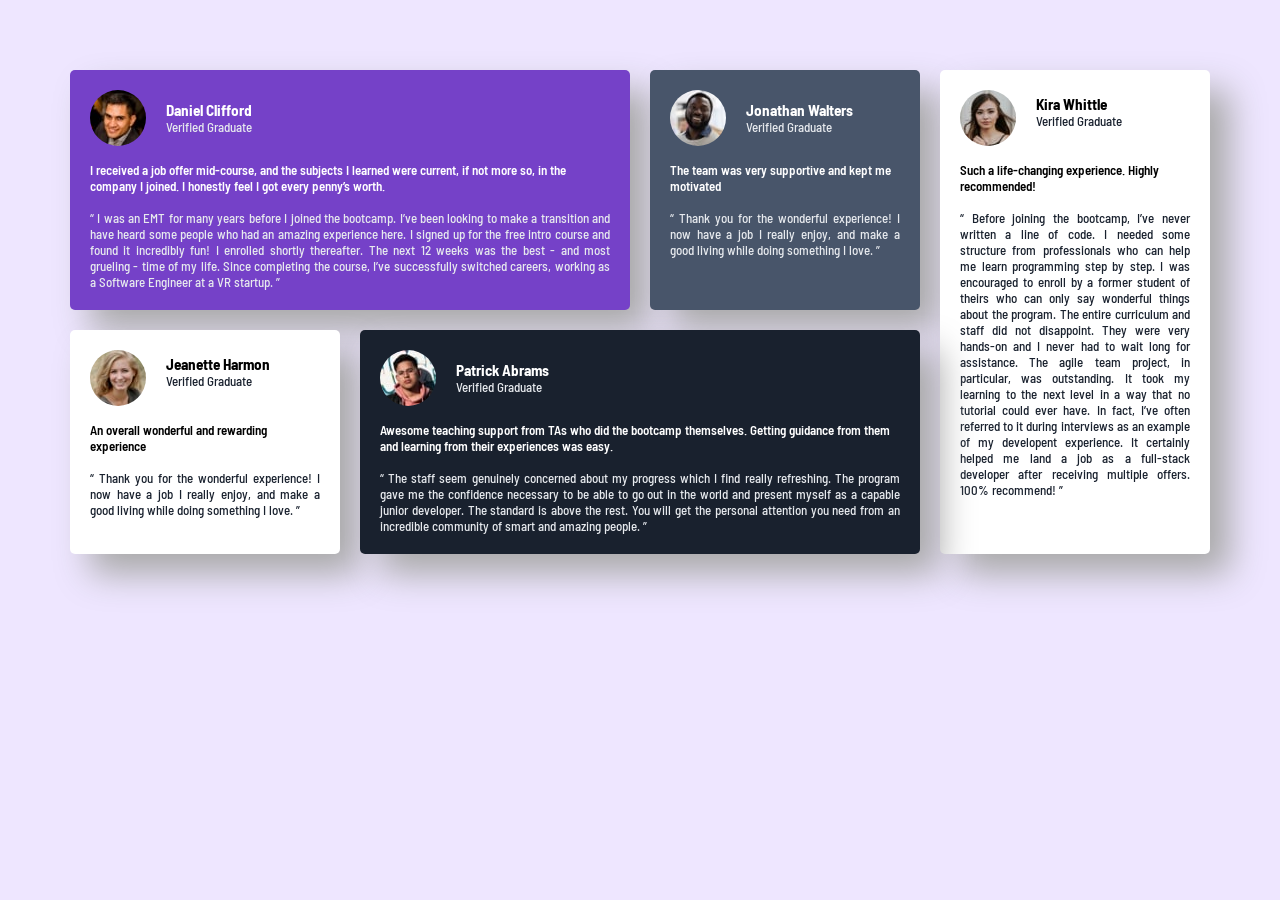
<file: index.html>
<!doctype html>
<html lang="en">
  <head>
    <meta charset="UTF-8" />
    <meta name="viewport" content="width=device-width, initial-scale=1.0" />
    <title>Main Project</title>
    <link rel="preconnect" href="https://fonts.googleapis.com" />
    <link rel="preconnect" href="https://fonts.gstatic.com" crossorigin />
    <link rel="icon" type="image/png" sizes="16x16" href="images/favicon-32x32.png"/>
    <link
      href="https://fonts.googleapis.com/css2?family=Barlow+Semi+Condensed:ital,wght@0,100;0,200;0,300;0,400;0,500;0,600;0,700;0,800;0,900;1,100;1,200;1,300;1,400;1,500;1,600;1,700;1,800;1,900&family=Merriweather:ital,opsz,wght@0,18..144,300..900;1,18..144,300..900&display=swap"
      rel="stylesheet"
    />
    <link rel="stylesheet" href="main.css" />
  </head>
  <body>
    <!-- Daniel -->
    <div class="daniel">
      <div class="profile">
        <img src="images/image-daniel.jpg" alt="profil" />
        <div>
          <h3>Daniel Clifford</h3>
          <p class="quote">Verified Graduate</p>
        </div>
      </div>
      <br />
      <div>
        I received a job offer mid-course, and the subjects I learned were
        current, if not more so, in the company I joined. I honestly feel I got
        every penny’s worth.
      </div>
      <br />
      <div class="quote">
        “ I was an EMT for many years before I joined the bootcamp. I’ve been
        looking to make a transition and have heard some people who had an
        amazing experience here. I signed up for the free intro course and found
        it incredibly fun! I enrolled shortly thereafter. The next 12 weeks was
        the best - and most grueling - time of my life. Since completing the
        course, I’ve successfully switched careers, working as a Software
        Engineer at a VR startup. ”
      </div>
    </div>
    <!-- Jonathan -->
    <div class="jonathan">
      <div class="profile">
        <img src="images/image-jonathan.jpg" alt="profil" />
        <div>
          <h3>Jonathan Walters</h3>
          <p class="quote">Verified Graduate</p>
        </div>
      </div>
      <br />
      <div>The team was very supportive and kept me motivated</div>
      <br />
      <div class="quote">
        “ Thank you for the wonderful experience! I now have a job I really
        enjoy, and make a good living while doing something I love. ”
      </div>
    </div>
    <!-- Kira -->
    <div class="kira">
      <div class="profile">
        <img src="images/image-kira.jpg" alt="profil" />
        <div>
          <h3>Kira Whittle</h3>
          <p class="quoteb">Verified Graduate</p>
        </div>
      </div>
      <br />
      <div>Such a life-changing experience. Highly recommended!</div>
      <br />
      <div class="quoteb">
        “ Before joining the bootcamp, I’ve never written a line of code. I
        needed some structure from professionals who can help me learn
        programming step by step. I was encouraged to enroll by a former student
        of theirs who can only say wonderful things about the program. The
        entire curriculum and staff did not disappoint. They were very hands-on
        and I never had to wait long for assistance. The agile team project, in
        particular, was outstanding. It took my learning to the next level in a
        way that no tutorial could ever have. In fact, I’ve often referred to it
        during interviews as an example of my developent experience. It
        certainly helped me land a job as a full-stack developer after receiving
        multiple offers. 100% recommend! ”
      </div>
    </div>
    <!-- Jeanette -->
    <div class="jeanette">
      <div class="profile">
        <img src="images/image-jeanette.jpg" alt="profil" />
        <div>
          <h3>Jeanette Harmon</h3>
          <p class="quoteb">Verified Graduate</p>
        </div>
      </div>
      <br />
      <div>An overall wonderful and rewarding experience</div>
      <br />
      <div class="quoteb">
        “ Thank you for the wonderful experience! I now have a job I really
        enjoy, and make a good living while doing something I love. ”
      </div>
    </div>
    <!-- Patrick -->
    <div class="patrick">
      <div class="profile">
        <img src="images/image-patrick.jpg" alt="profil" />
        <div>
          <h3>Patrick Abrams</h3>
          <p class="quote">Verified Graduate</p>
        </div>
      </div>
      <br />
      <div>
        Awesome teaching support from TAs who did the bootcamp themselves.
        Getting guidance from them and learning from their experiences was easy.
      </div>
      <br />
      <div class="quote">
        “ The staff seem genuinely concerned about my progress which I find
        really refreshing. The program gave me the confidence necessary to be
        able to go out in the world and present myself as a capable junior
        developer. The standard is above the rest. You will get the personal
        attention you need from an incredible community of smart and amazing
        people. ”
      </div>
    </div>
  </body>
</html>
</file>
<file: main.css>
/* FONT */

body{
    font-family: "Barlow Semi Condensed", sans-serif;
    font-weight: 600;
    font-style: normal;
    font-size: 13px;
}

img{
    border-radius: 50%;
}

            /* MAIN CSS */

body{
    background-color: hsl(260, 100%, 95%);
    display: grid;
    align-content: center;
    justify-content: center;
    gap: 20px;
    margin: 70px;
    grid-auto-rows: auto;
    grid-template-columns: repeat(4, 1fr);
    margin-bottom: 0px;
}

body div{
    border-radius: 5px;
}

.quote{
    color: hsl(214, 17%, 92%);
    font-weight: 500;
    text-align: justify;
}

.quoteb{
    color: hsl(219, 29%, 14%);
    font-weight: 500;
    text-align: justify;
}

.daniel{
    background-color: hsl(263, 55%, 52%);
    color: white;
    padding: 20px;
    grid-column: span 2;
    box-shadow: 20px 20px 35px darkgray;
}

.daniel img{
    float: left;
    margin-right: 20px;
}

.jonathan{
    background-color: hsl(217, 19%, 35%);
    color: white;
    padding: 20px;
    box-shadow: 20px 20px 35px darkgray;
}

.jonathan img{
    float: left;
    margin-right: 20px;
}

.kira{
    background-color: white;
    padding: 20px;
    grid-row: span 2;
    box-shadow: 20px 20px 35px darkgray;
}

.kira img{
    float: left;
    margin-right: 20px;
}

.jeanette{
    background-color: white;
    padding: 20px;
    box-shadow: 20px 20px 35px darkgray;
}

.jeanette img{
    float: left;
    margin-right: 20px;
}

.patrick{
    background-color: hsl(219, 29%, 14%);
    color: white;
    padding: 20px;
    grid-column: span 2;
    box-shadow: 20px 20px 35px darkgray;
}

.patrick img{
    float: left;
    margin-right: 20px;
}

 p{
    margin-top: 0px;
}

img{
    margin-bottom: 0px;
    text-align: center;
}

.profile{
    display: flex;
    align-items: center;
}

.profile div{
    display: flex;
    flex-direction: column;
    justify-content: center;
}

.profile h3{
    margin: 0;
}
.profile .quote{
    margin: 0;
}

                        /* Media Queries */

@media screen and (max-width: 450px) {
    body{
        display: flex;
        flex-direction: column;
        margin: 10px;
    }
}

@media screen and (min-width: 700px) and (max-width: 1000px) {
    body{
        margin: 10px;
        grid-auto-rows: auto;
        grid-template-columns: repeat(2, 1fr)
    }
}
</file>
